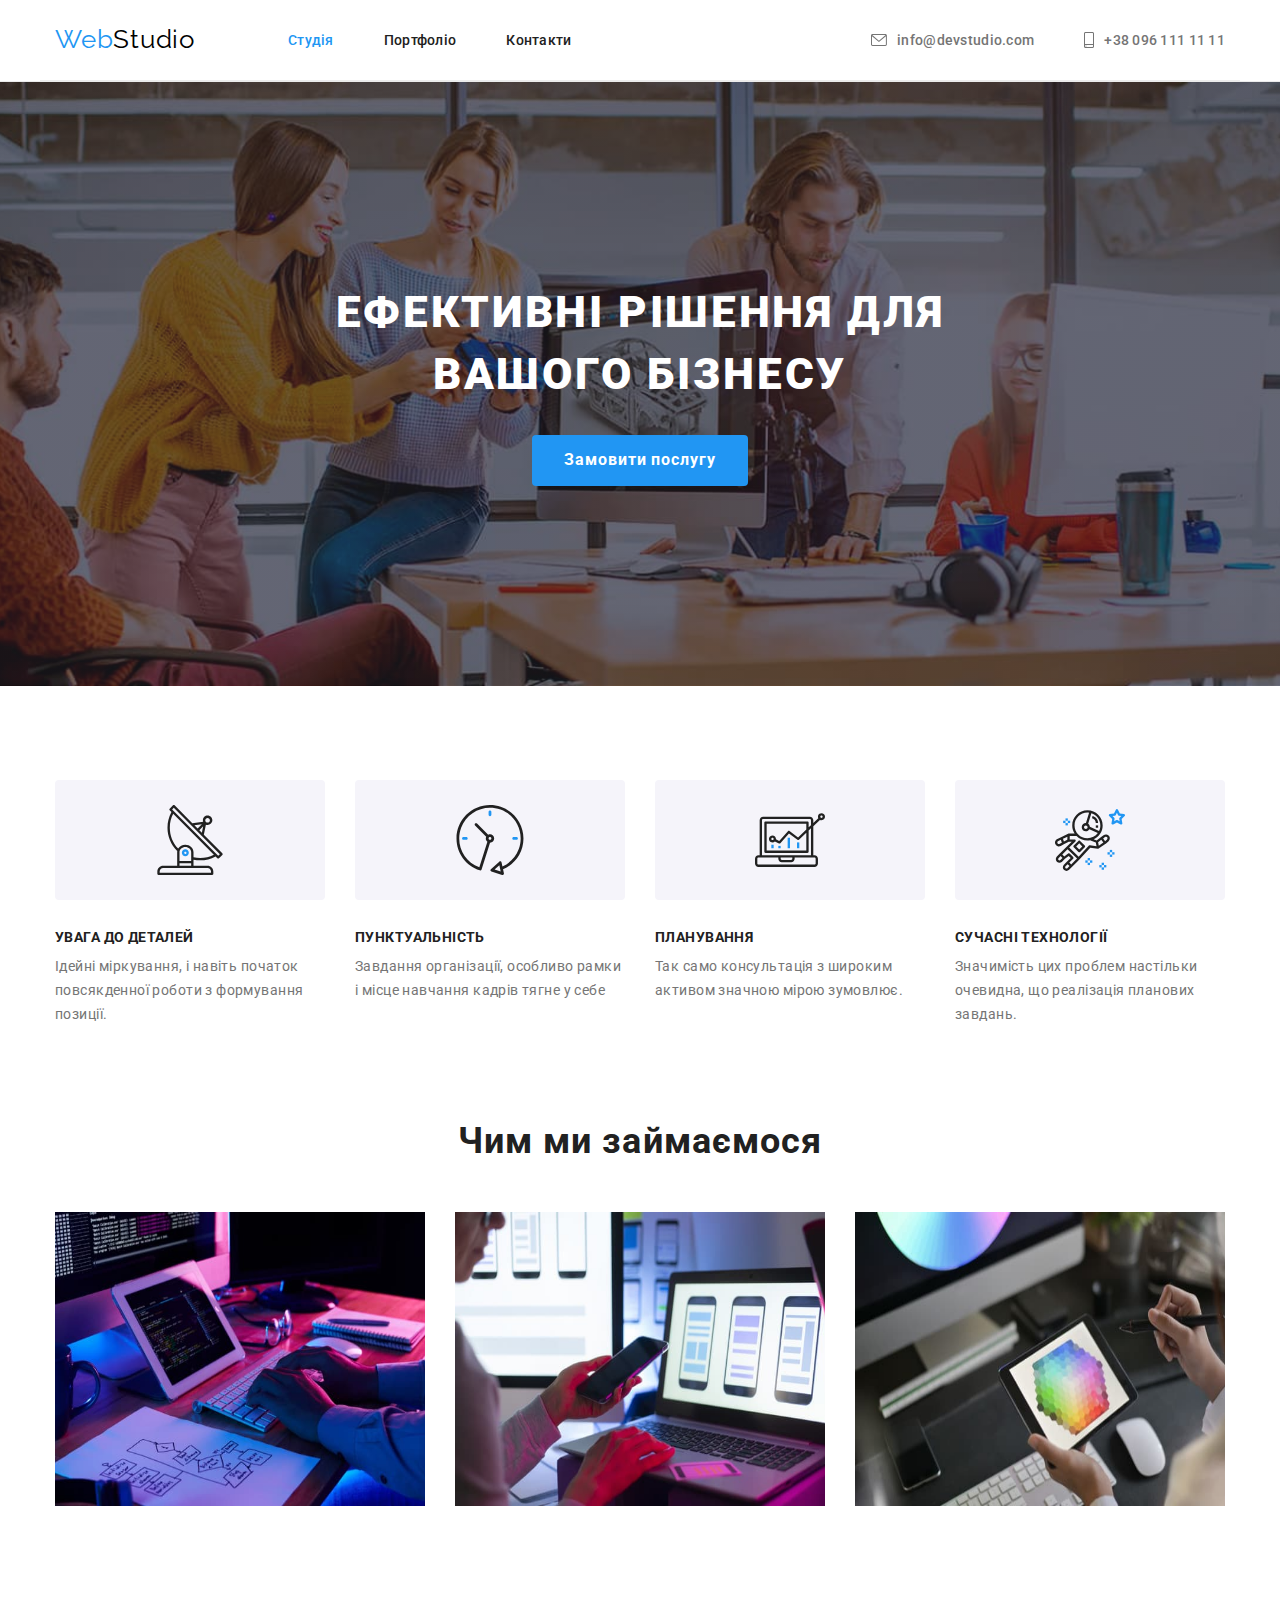
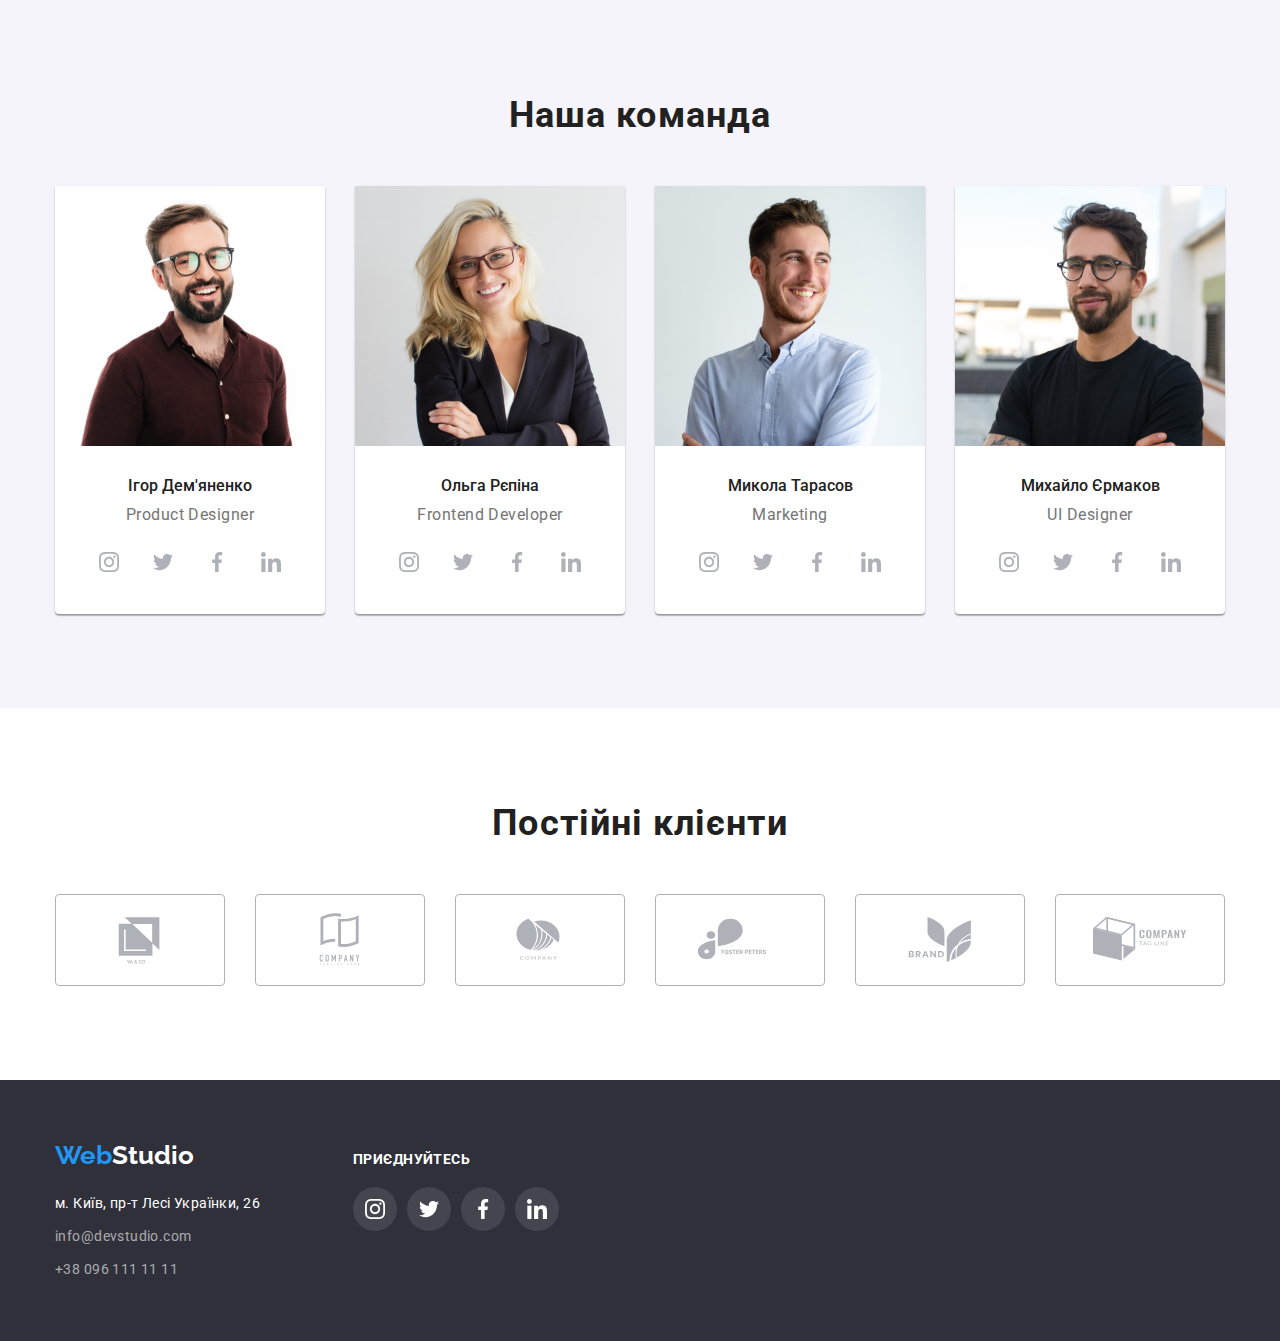
<file: index.html>
<!DOCTYPE html>
<html lang="uk">
  <head>
    <meta charset="UTF-8" />
    <meta http-equiv="X-UA-Compatible" content="IE=edge" />
    <meta name="viewport" content="width=device-width, initial-scale=1.0" />
    <title lang="en">WebStudio</title>
    <link
      href="https://fonts.googleapis.com/css2?family=Raleway:wght@700&family=Roboto:wght@400;500;700;900&display=swap"
      rel="stylesheet"
    />
    <link
      rel="stylesheet"
      href="https://cdnjs.cloudflare.com/ajax/libs/modern-normalize/1.0.0/modern-normalize.min.css"
    />
    <link rel="stylesheet" href="./css/styles.css" />
  </head>
  <body>
    <!-- Хедер -->
    <header class="header-line">
      <div class="container header-container">
        <a href="./index.html" lang="en" class="general-logo link"
          ><span class="accent-logo">Web</span>Studio</a
        >
        <nav class="nav-container">
          <ul class="list-nav list">
            <li class="nav-list-item">
              <a href="./index.html" class="nav-element current link">Студія</a>
            </li>
            <li class="nav-list-item">
              <a href="./portfolio.html" class="nav-element link">Портфоліо</a>
            </li>
            <li class="nav-list-item">
              <a href="" class="nav-element link">Контакти</a>
            </li>
          </ul>
        </nav>
        <ul class="list-contacts contacts-container list">
          <li class="list-contacts-item">
            <a href="mailto:info@devstudio.com" class="contact link">
              <svg class="mail-icon" width="16" height="12">
                <use href="./images/icons/icons.svg#mail"></use>
              </svg>
              info@devstudio.com
            </a>
          </li>
          <li class="list-contacts-item">
            <a href="tel:+38096111111" class="contact link">
              <svg class="smartphone-icon" width="10" height="16">
                <use href="./images/icons/icons.svg#smartphone"></use>
              </svg>
              +38 096 111 11 11
            </a>
          </li>
        </ul>
      </div>
    </header>
    <main>
      <!-- секція:герой -->
      <section class="hero">
        <div class="container">
          <h1 class="hero-title">ЕФЕКТИВНІ РІШЕННЯ ДЛЯ ВАШОГО БІЗНЕСУ</h1>
          <button type="button" class="hero-button">Замовити послугу</button>
        </div>
      </section>
      <!-- секція:перелік переваг компанії -->
      <section class="section">
        <div class="container">
          <h2 class="visually-hidden">Переваги компанії</h2>
          <ul class="list-superiority box-superiority list">
            <li class="superiority-list-item">
              <div class="svg-container">
                <svg class="antenna-icon">
                  <use href="./images/icons/icons.svg#antenna"></use>
                </svg>
              </div>
              <h3 class="superiority-title">УВАГА ДО ДЕТАЛЕЙ</h3>
              <p class="superiority-text">
                Ідейні міркування, і навіть початок повсякденної роботи з формування позиції.
              </p>
            </li>
            <li class="superiority-list-item">
              <div class="svg-container">
                <svg class="clock-icon">
                  <use href="./images/icons/icons.svg#clock"></use>
                </svg>
              </div>
              <h3 class="superiority-title">ПУНКТУАЛЬНІСТЬ</h3>
              <p class="superiority-text">
                Завдання організації, особливо рамки і місце навчання кадрів тягне у себе
              </p>
            </li>
            <li class="superiority-list-item">
              <div class="svg-container">
                <svg class="diagram-icon">
                  <use href="./images/icons/icons.svg#diagram"></use>
                </svg>
              </div>
              <h3 class="superiority-title">ПЛАНУВАННЯ</h3>
              <p class="superiority-text">
                Так само консультація з широким активом значною мірою зумовлює.
              </p>
            </li>
            <li class="superiority-list-item">
              <div class="svg-container">
                <svg class="astronaut-icon">
                  <use href="./images/icons/icons.svg#astronaut"></use>
                </svg>
              </div>
              <h3 class="superiority-title">СУЧАСНІ ТЕХНОЛОГІЇ</h3>
              <p class="superiority-text">
                Значимість цих проблем настільки очевидна, що реалізація планових завдань.
              </p>
            </li>
          </ul>
        </div>
      </section>
      <!-- секція:перелік послуг, які може надати компанія -->
      <section class="section services">
        <div class="container services-container">
          <h2 class="services-title">Чим ми займаємося</h2>
          <ul class="list-services list">
            <li class="list-services-item">
              <img
                src="./images/image1.jpg"
                alt="людина друкує на клавіатурі перед екраном
              компьютера"
                width="370"
                height="294"
              />
            </li>
            <li class="list-services-item">
              <img
                src="./images/image2.jpg"
                alt="людина з телефоном в руці сидить перед ноутбуком"
                width="370"
                height="294"
              />
            </li>
            <li class="list-services-item">
              <img
                src="./images/image3.jpg"
                alt="людина зі стілосом працює з планшетом"
                width="370"
                height="294"
              />
            </li>
          </ul>
        </div>
      </section>
      <!-- секція:перелік працівників компанії -->
      <section class="section team-section">
        <div class="container team-section-container">
          <h2 class="team-main-title">Наша команда</h2>
          <ul class="list-team list">
            <li class="list-team-item">
              <img
                class="team-img"
                src="./images/image4.jpg"
                alt="чоловік тримає ноутбук та посміхається"
                width="270"
                height="260"
              />
              <div class="team-text-container">
                <h3 class="team-secondary-title">Ігор Дем'яненко</h3>
                <p lang="en" class="team-text">Product Designer</p>
                <ul class="list-icons list">
                  <li class="list-icon-item">
                    <a href="" class="icon-link link">
                      <svg class="instagram icon" width="20" height="20">
                        <use href="./images/icons/icons.svg#instagram"></use>
                      </svg>
                    </a>
                  </li>
                  <li class="list-icon-item">
                    <a href="#" class="icon-link link">
                      <svg class="twitter icon" width="20" height="20">
                        <use href="./images/icons/icons.svg#twitter"></use>
                      </svg>
                    </a>
                  </li>
                  <li class="list-icon-item">
                    <a href="" class="icon-link link">
                      <svg class="facebook icon" width="20" height="20">
                        <use href="./images/icons/icons.svg#facebook"></use>
                      </svg>
                    </a>
                  </li>
                  <li class="list-icon-item">
                    <a href="" class="icon-link link">
                      <svg class="linkedin icon" width="20" height="20">
                        <use href="./images/icons/icons.svg#linkedin"></use>
                      </svg>
                    </a>
                  </li>
                </ul>
              </div>
            </li>
            <li class="list-team-item">
              <img
                class="team-img"
                src="./images/image5.jpg"
                alt="жінка в окулярах посміхається"
                width="270"
                height="260"
              />
              <div class="team-text-container">
                <h3 class="team-secondary-title">Ольга Рєпіна</h3>
                <p lang="en" class="team-text">Frontend Developer</p>
                <ul class="list-icons list">
                  <li class="list-icon-item">
                    <a href="" class="icon-link link">
                      <svg class="instagram icon" width="20" height="20">
                        <use href="./images/icons/icons.svg#instagram"></use>
                      </svg>
                    </a>
                  </li>
                  <li class="list-icon-item">
                    <a href="#" class="icon-link link">
                      <svg class="twitter icon" width="20" height="20">
                        <use href="./images/icons/icons.svg#twitter"></use>
                      </svg>
                    </a>
                  </li>
                  <li class="list-icon-item">
                    <a href="" class="icon-link link">
                      <svg class="facebook icon" width="20" height="20">
                        <use href="./images/icons/icons.svg#facebook"></use>
                      </svg>
                    </a>
                  </li>
                  <li class="list-icon-item">
                    <a href="" class="icon-link link">
                      <svg class="linkedin icon" width="20" height="20">
                        <use href="./images/icons/icons.svg#linkedin"></use>
                      </svg>
                    </a>
                  </li>
                </ul>
              </div>
            </li>
            <li class="list-team-item">
              <img
                class="team-img"
                src="./images/image6.jpg"
                alt="чоловік дивиться у бік та посміхається"
                width="270"
                height="260"
              />
              <div class="team-text-container">
                <h3 class="team-secondary-title">Микола Тарасов</h3>
                <p lang="en" class="team-text">Marketing</p>
                <ul class="list-icons list">
                  <li class="list-icon-item">
                    <a href="" class="icon-link link">
                      <svg class="instagram icon" width="20" height="20">
                        <use href="./images/icons/icons.svg#instagram"></use>
                      </svg>
                    </a>
                  </li>
                  <li class="list-icon-item">
                    <a href="#" class="icon-link link">
                      <svg class="twitter icon" width="20" height="20">
                        <use href="./images/icons/icons.svg#twitter"></use>
                      </svg>
                    </a>
                  </li>
                  <li class="list-icon-item">
                    <a href="" class="icon-link link">
                      <svg class="facebook icon" width="20" height="20">
                        <use href="./images/icons/icons.svg#facebook"></use>
                      </svg>
                    </a>
                  </li>
                  <li class="list-icon-item">
                    <a href="" class="icon-link link">
                      <svg class="linkedin icon" width="20" height="20">
                        <use href="./images/icons/icons.svg#linkedin"></use>
                      </svg>
                    </a>
                  </li>
                </ul>
              </div>
            </li>
            <li class="list-team-item">
              <img
                class="team-img"
                src="./images/image7.jpg"
                alt="чоловік в окулярах посміхається"
                width="270"
                height="260"
              />
              <div class="team-text-container">
                <h3 class="team-secondary-title">Михайло Єрмаков</h3>
                <p lang="en" class="team-text">UI Designer</p>
                <ul class="list-icons list">
                  <li class="list-icon-item">
                    <a href="" class="icon-link link">
                      <svg class="instagram icon" width="20" height="20">
                        <use href="./images/icons/icons.svg#instagram"></use>
                      </svg>
                    </a>
                  </li>
                  <li class="list-icon-item">
                    <a href="#" class="icon-link link">
                      <svg class="twitter icon" width="20" height="20">
                        <use href="./images/icons/icons.svg#twitter"></use>
                      </svg>
                    </a>
                  </li>
                  <li class="list-icon-item">
                    <a href="" class="icon-link link">
                      <svg class="facebook icon" width="20" height="20">
                        <use href="./images/icons/icons.svg#facebook"></use>
                      </svg>
                    </a>
                  </li>
                  <li class="list-icon-item">
                    <a href="" class="icon-link link">
                      <svg class="linkedin icon" width="20" height="20">
                        <use href="./images/icons/icons.svg#linkedin"></use>
                      </svg>
                    </a>
                  </li>
                </ul>
              </div>
            </li>
          </ul>
        </div>
      </section>
      <!-- Секція: Постійні клієнти -->
      <section class="section">
        <div class="container">
          <h2 class="customers-title">Постійні клієнти</h2>
          <ul class="list customer-list">
            <li class="customer-item">
              <a class="link customer-link" href="">
                <svg class="customer-icon">
                  <use href="./images/icons/icons.svg#logo-one"></use>
                </svg>
              </a>
            </li>
            <li class="customer-item">
              <a class="link customer-link" href="">
                <svg class="customer-icon">
                  <use href="./images/icons/icons.svg#logo-two"></use>
                </svg>
              </a>
            </li>
            <li class="customer-item">
              <a class="link customer-link" href="">
                <svg class="customer-icon">
                  <use href="./images/icons/icons.svg#logo-three"></use>
                </svg>
              </a>
            </li>
            <li class="customer-item">
              <a class="link customer-link" href=""
                ><svg class="customer-icon">
                  <use href="./images/icons/icons.svg#logo-four"></use>
                </svg>
              </a>
            </li>
            <li class="customer-item">
              <a class="link customer-link" href="">
                <svg class="customer-icon">
                  <use href="./images/icons/icons.svg#logo-five"></use>
                </svg>
              </a>
            </li>
            <li class="customer-item">
              <a class="link customer-link" href=""
                ><svg class="customer-icon">
                  <use href="./images/icons/icons.svg#logo-six"></use>
                </svg>
              </a>
            </li>
          </ul>
        </div>
      </section>
    </main>
    <!-- підвал -->
    <footer class="footer">
      <div class="footer-container container">
        <div class="adress-container">
          <a href="./index.html" lang="en" class="footer-logo link"
            ><span class="accent-logo">Web</span>Studio</a
          >
          <address class="footer-address">
            <ul class="list-footer list">
              <li class="list-footer-item">
                <a
                  href="https://www.google.com/maps/place/%D0%B1%D1%83%D0%BB%D1%8C%D0%B2%D0%B0%D1%80+%D0%9B%D0%B5%D1%81%D1%96+%D0%A3%D0%BA%D1%80%D0%B0%D1%97%D0%BD%D0%BA%D0%B8,+26,+%D0%9A%D0%B8%D1%97%D0%B2,+02000/@50.4265807,30.5361971,17z/data=!3m1!4b1!4m5!3m4!1s0x40d4cf0e033ecbe9:0x57a4dffefec77da0!8m2!3d50.4265807!4d30.5383858"
                  target="_blank"
                  rel="noopener noreferrer"
                  class="contact-footer location link"
                  >м. Київ, пр-т Лесі Українки, 26</a
                >
              </li>
              <li class="list-footer-item">
                <a href="mailto:info@devstudio.com" class="contact-footer link"
                  >info@devstudio.com</a
                >
              </li>
              <li class="list-footer-item">
                <a href="tel:+380961111111" class="contact-footer link">+38 096 111 11 11</a>
              </li>
            </ul>
          </address>
        </div>
        <div class="join-container">
          <h2 class="join-title">приєднуйтесь</h2>
          <ul class="join-list list">
            <li class="join-icon-item">
              <a href="" class="join-link link">
                <svg class="join-icon" width="20" height="20">
                  <use href="./images/icons/icons.svg#instagram"></use>
                </svg>
              </a>
            </li>
            <li class="join-icon-item">
              <a href="#" class="join-link link">
                <svg class="join-icon" width="20" height="20">
                  <use href="./images/icons/icons.svg#twitter"></use>
                </svg>
              </a>
            </li>
            <li class="join-icon-item">
              <a href="" class="join-link link">
                <svg class="join-icon" width="20" height="20">
                  <use href="./images/icons/icons.svg#facebook"></use>
                </svg>
              </a>
            </li>
            <li class="join-icon-item">
              <a href="" class="join-link link">
                <svg class="join-icon" width="20" height="20">
                  <use href="./images/icons/icons.svg#linkedin"></use>
                </svg>
              </a>
            </li>
          </ul>
        </div>
      </div>
    </footer>
  </body>
</html>
</file>
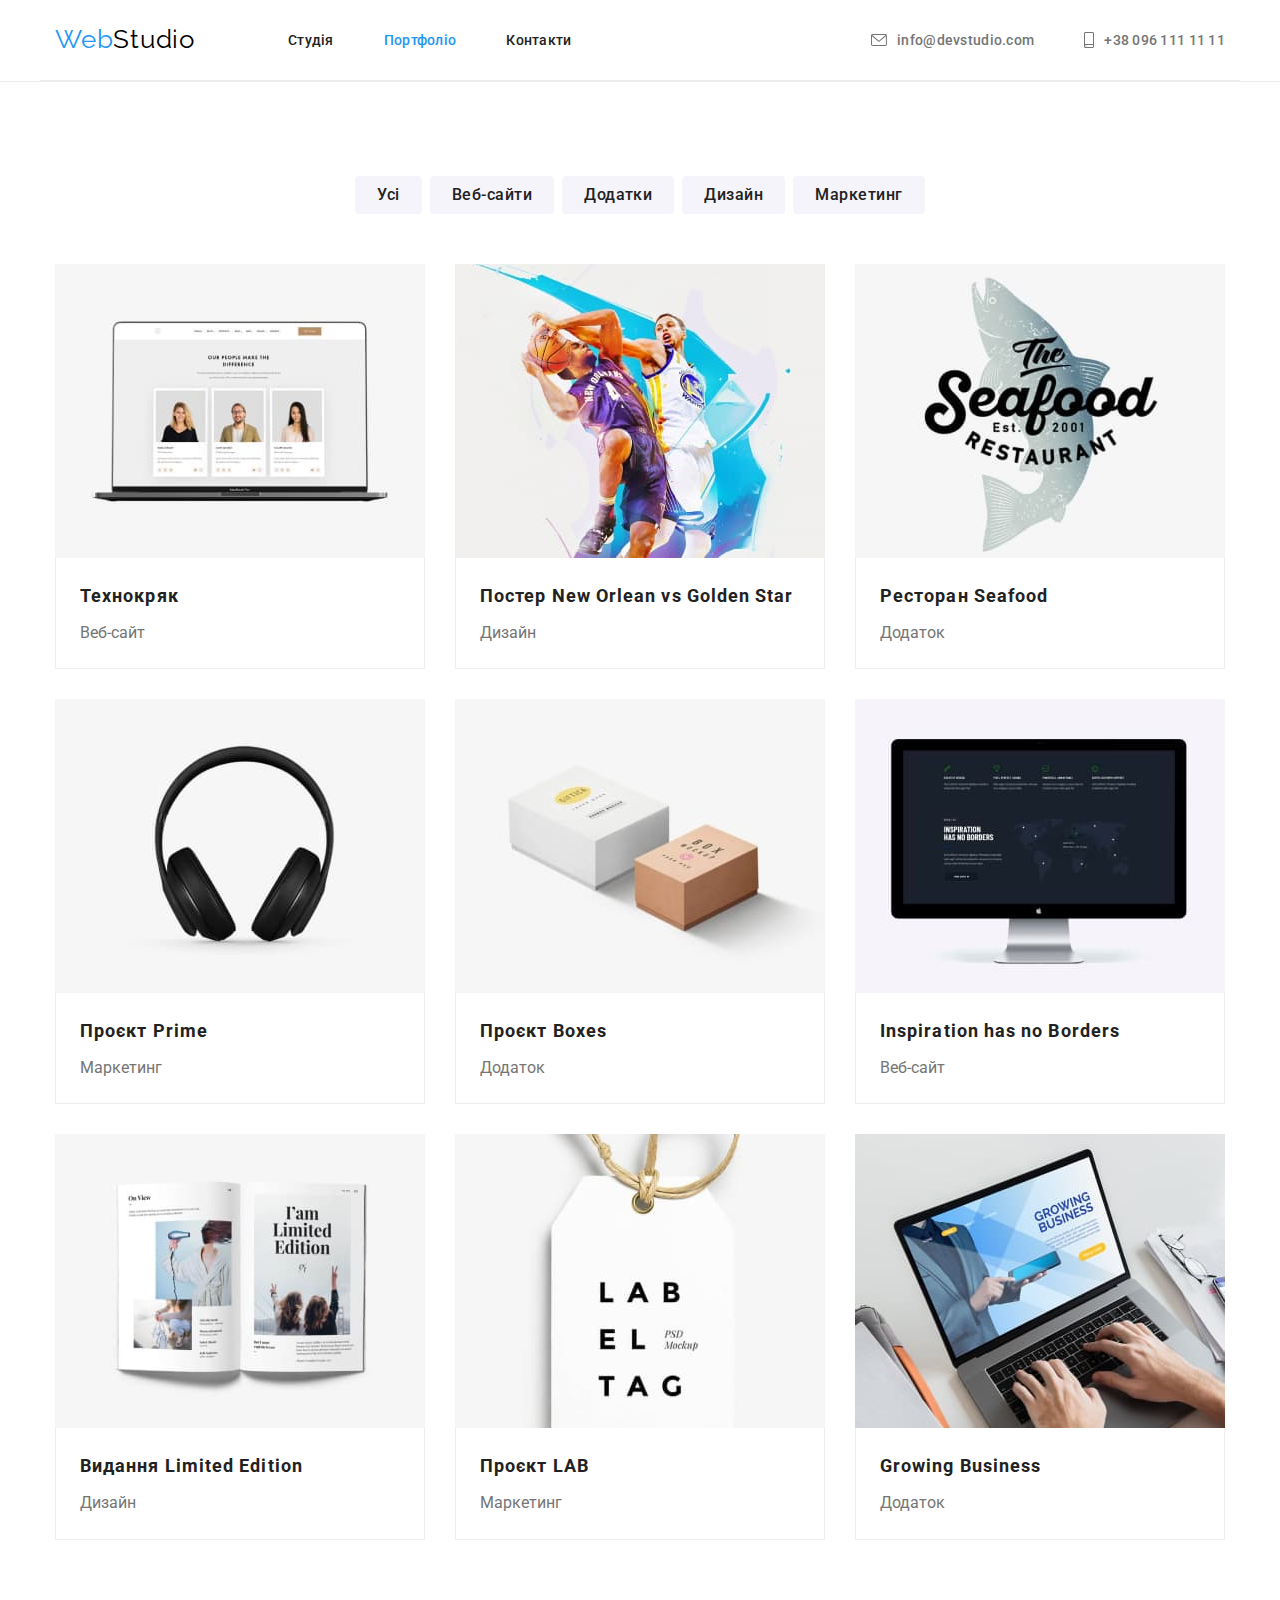
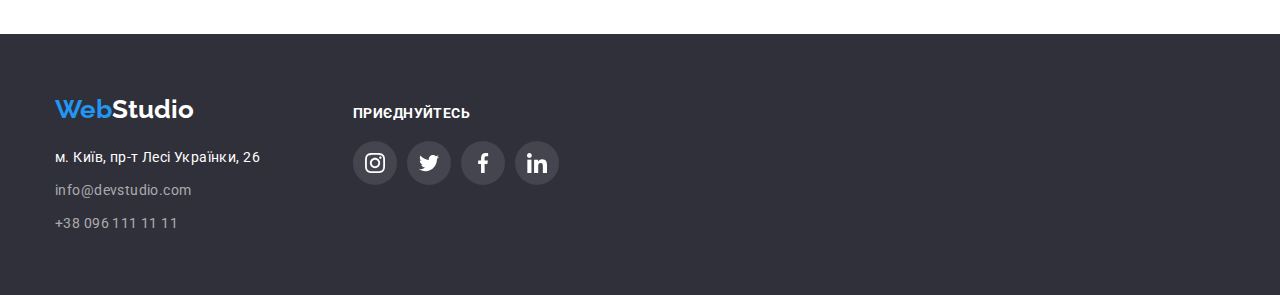
<file: portfolio.html>
<!DOCTYPE html>
<html lang="uk">
  <head>
    <meta charset="UTF-8" />
    <meta http-equiv="X-UA-Compatible" content="IE=edge" />
    <meta name="viewport" content="width=device-width, initial-scale=1.0" />
    <title>Portfolio</title>
    <link
      href="https://fonts.googleapis.com/css2?family=Raleway:wght@700&family=Roboto:wght@400;500;700;900&display=swap"
      rel="stylesheet"
    />
    <link
      rel="stylesheet"
      href="https://cdnjs.cloudflare.com/ajax/libs/modern-normalize/1.0.0/modern-normalize.min.css"
    />
    <link rel="stylesheet" href="./css/styles.css" />
  </head>
  <body>
    <!-- Хедер -->
    <header class="header-line">
      <div class="container header-container">
        <a href="./index.html" lang="en" class="general-logo link"
          ><span class="accent-logo">Web</span>Studio</a
        >
        <nav class="nav-container">
          <ul class="list-nav list">
            <li class="nav-list-item">
              <a href="./index.html" class="nav-element link">Студія</a>
            </li>
            <li class="nav-list-item">
              <a href="./portfolio.html" class="nav-element current link">Портфоліо</a>
            </li>
            <li class="nav-list-item">
              <a href="" class="nav-element link">Контакти</a>
            </li>
          </ul>
        </nav>
        <ul class="list-contacts contacts-container list">
          <li class="list-contacts-item">
            <a href="mailto:info@devstudio.com" class="contact link">
              <svg class="mail-icon" width="16" height="12">
                <use href="./images/icons/icons.svg#mail"></use>
              </svg>
              info@devstudio.com
            </a>
          </li>
          <li class="list-contacts-item">
            <a href="tel:+38096111111" class="contact link">
              <svg class="smartphone-icon" width="10" height="16">
                <use href="./images/icons/icons.svg#smartphone"></use>
              </svg>
              +38 096 111 11 11
            </a>
          </li>
        </ul>
      </div>
    </header>
    <main>
      <!-- секція:головна сторінка -->
      <section class="section main-portfolio">
        <div class="container">
          <h1 class="visually-hidden">Портфоліо</h1>
          <ul class="list-filter list">
            <li>
              <button type="button" class="filter-button">Усі</button>
            </li>
            <li>
              <button type="button" class="filter-button">Веб-сайти</button>
            </li>
            <li>
              <button type="button" class="filter-button">Додатки</button>
            </li>
            <li>
              <button type="button" class="filter-button">Дизайн</button>
            </li>
            <li>
              <button type="button" class="filter-button">Маркетинг</button>
            </li>
          </ul>
          <ul class="list-projects list">
            <li class="project-item">
              <a class="projects-link link" href="">
                <img
                  class="img-projects"
                  src="./images/portfolio1.jpg"
                  alt="відкритий ноутбук"
                  width="370"
                />
                <div class="projects-text-container">
                  <h2 class="projects-subtitle">Технокряк</h2>
                  <p class="projects-text">Веб-сайт</p>
                </div>
              </a>
            </li>
            <li class="project-item">
              <a class="projects-link link" href="">
                <img
                  class="img-projects"
                  src="./images/portfolio2.jpg"
                  alt="двоє людей грають у баскетбол"
                  width="370"
                />
                <div class="projects-text-container">
                  <h2 class="projects-subtitle">
                    Постер <span lang="en">New Orlean vs Golden Star</span>
                  </h2>
                  <p class="projects-text">Дизайн</p>
                </div>
              </a>
            </li>
            <li class="project-item">
              <a class="projects-link link" href="">
                <img
                  class="img-projects"
                  src="./images/portfolio3.jpg"
                  alt="логотип ресторану"
                  width="370"
                />
                <div class="projects-text-container">
                  <h2 class="projects-subtitle">Ресторан <span lang="en">Seafood</span></h2>
                  <p class="projects-text">Додаток</p>
                </div>
              </a>
            </li>
            <li class="project-item">
              <a class="projects-link link" href="">
                <img
                  class="img-projects"
                  src="./images/portfolio4.jpg"
                  alt="навушники"
                  width="370"
                />
                <div class="projects-text-container">
                  <h2 class="projects-subtitle">Проєкт <span lang="en">Prime</span></h2>
                  <p class="projects-text">Маркетинг</p>
                </div>
              </a>
            </li>
            <li class="project-item">
              <a class="projects-link link" href="">
                <img
                  class="img-projects"
                  src="./images/portfolio5.jpg"
                  alt="картонні коробки"
                  width="370"
                />
                <div class="projects-text-container">
                  <h2 class="projects-subtitle">Проєкт <span lang="en">Boxes</span></h2>
                  <p class="projects-text">Додаток</p>
                </div>
              </a>
            </li>
            <li class="project-item">
              <a class="projects-link link" href="">
                <img
                  class="img-projects"
                  src="./images/portfolio6.jpg"
                  alt="моноблок компьютора"
                  width="370"
                />
                <div class="projects-text-container">
                  <h2 lang="en" class="projects-subtitle">Inspiration has no Borders</h2>
                  <p class="projects-text">Веб-сайт</p>
                </div>
              </a>
            </li>
            <li class="project-item">
              <a class="projects-link link" href="">
                <img
                  class="img-projects"
                  src="./images/portfolio7.jpg"
                  alt="розкрита книга"
                  width="370"
                />
                <div class="projects-text-container">
                  <h2 class="projects-subtitle">Видання <span lang="en">Limited Edition</span></h2>
                  <p class="projects-text">Дизайн</p>
                </div>
              </a>
            </li>
            <li class="project-item">
              <a class="projects-link link" href="">
                <img
                  class="img-projects"
                  src="./images/portfolio8.jpg"
                  alt="товариний знак"
                  width="370"
                />
                <div class="projects-text-container">
                  <h2 class="projects-subtitle">Проєкт <span lang="en">LAB</span></h2>
                  <p class="projects-text">Маркетинг</p>
                </div>
              </a>
            </li>
            <li class="project-item">
              <a class="projects-link link" href="">
                <img
                  class="img-projects"
                  src="./images/portfolio9.jpg"
                  alt="руки людини на клавіатурі ноутбука"
                  width="370"
                />
                <div class="projects-text-container">
                  <h2 lang="en" class="projects-subtitle">Growing Business</h2>
                  <p class="projects-text">Додаток</p>
                </div>
              </a>
            </li>
          </ul>
        </div>
      </section>
    </main>
    <!-- підвал -->
    <footer class="footer">
      <div class="footer-container container">
        <div class="adress-container">
          <a href="./index.html" lang="en" class="footer-logo link"
            ><span class="accent-logo">Web</span>Studio</a
          >
          <address class="footer-address">
            <ul class="list-footer list">
              <li class="list-footer-item">
                <a
                  href="https://www.google.com/maps/place/%D0%B1%D1%83%D0%BB%D1%8C%D0%B2%D0%B0%D1%80+%D0%9B%D0%B5%D1%81%D1%96+%D0%A3%D0%BA%D1%80%D0%B0%D1%97%D0%BD%D0%BA%D0%B8,+26,+%D0%9A%D0%B8%D1%97%D0%B2,+02000/@50.4265807,30.5361971,17z/data=!3m1!4b1!4m5!3m4!1s0x40d4cf0e033ecbe9:0x57a4dffefec77da0!8m2!3d50.4265807!4d30.5383858"
                  target="_blank"
                  rel="noopener noreferrer"
                  class="contact-footer location link"
                  >м. Київ, пр-т Лесі Українки, 26</a
                >
              </li>
              <li class="list-footer-item">
                <a href="mailto:info@devstudio.com" class="contact-footer link"
                  >info@devstudio.com</a
                >
              </li>
              <li class="list-footer-item">
                <a href="tel:+380961111111" class="contact-footer link">+38 096 111 11 11</a>
              </li>
            </ul>
          </address>
        </div>
        <div class="join-container">
          <h2 class="join-title">приєднуйтесь</h2>
          <ul class="join-list list">
            <li class="join-icon-item">
              <a href="" class="join-link link">
                <svg class="join-icon" width="20" height="20">
                  <use href="./images/icons/icons.svg#instagram"></use>
                </svg>
              </a>
            </li>
            <li class="join-icon-item">
              <a href="#" class="join-link link">
                <svg class="join-icon" width="20" height="20">
                  <use href="./images/icons/icons.svg#twitter"></use>
                </svg>
              </a>
            </li>
            <li class="join-icon-item">
              <a href="" class="join-link link">
                <svg class="join-icon" width="20" height="20">
                  <use href="./images/icons/icons.svg#facebook"></use>
                </svg>
              </a>
            </li>
            <li class="join-icon-item">
              <a href="" class="join-link link">
                <svg class="join-icon" width="20" height="20">
                  <use href="./images/icons/icons.svg#linkedin"></use>
                </svg>
              </a>
            </li>
          </ul>
        </div>
      </div>
    </footer>
  </body>
</html>
</file>
<file: css/styles.css>
/* основна палітра*/
:root {
    --bcg-main: #FFFFFF;
    --bcg-secondary: #2F303A;
    --bcg-third: #F5F4FA;
    --border-projects: #EEEEEE;
    --title: #212121;
    --text: #757575;
    --accent-color: #2196F3;
    --text-secondary: #F5F4FA;
    --logo-main: #000000;
    --bcg-hero: #C4C4C4;
    --icons-main: #AFB1B8;
    --customer-color: #AFB1B8;
}
/* Загальні зміни */ 

body {
    background-color: var(--bcg-main);
    color: var(--text);
    font-family: Roboto, sans-serif;
   
}
h1,h2,h3,h4,p,ul {
    margin: 0;
    padding: 0;
}
img {
    display: block;
}
.container {
    width: 1200px;
    margin-left: auto;
    margin-right: auto;
    padding: 0px 15px;
}
.link{
    text-decoration: none;
}
.visually-hidden {
    position: absolute;
    width: 1px;
    height: 1px;
    margin: -1px;
    border: 0;
    padding: 0;

    white-space: nowrap;
    clip-path: inset(100%);
    clip: rect(0 0 0 0);
    overflow: hidden;
}
.section{
    padding-top: 94px;
    padding-bottom: 94px;
}
.list{
    list-style: none;
    
}
/* Хедер */
.header-line {
border-bottom: 1px solid #ECECEC;

}

.header-container {
    display: flex;
    align-items: center;
    border-bottom: 1px solid #ECECEC;
}

.nav-container{
    margin-right: auto;
}

.accent-logo {
    color: var(--accent-color);
}
.general-logo {
    color: var(--logo-main);
    font-family: Raleway, sans-serif;
    font-size: 26px;
    line-height: calc(31/26);
    letter-spacing: 0.03em; 
    margin-right: 93px;
    padding-top: 24px;
    padding-bottom: 25px;
}

.nav-element{
    display: block;
    color: var(--title);
    font-weight: 500;
    font-size: 14px;
    line-height: calc(16/14);
    letter-spacing: 0.02em;
    padding-bottom: 32px;
    padding-top: 32px;
    
}

.nav-element:hover,
.nav-element:focus {
    color: var(--accent-color);
}
.nav-element.current{
    color: var(--accent-color);
}

.nav-list-item:not(:last-child){
    margin-right: 50px;
}

.contact {
    display: flex;
    color: var(--text);
    font-weight: 500;
    font-size: 14px;
    line-height: calc(16/14);
    letter-spacing: 0.02em;
    gap: 10px;
    align-items: center;
    padding-bottom: 32px;
    padding-top: 32px;
}
.contact:hover,
.contact:focus {
color: var(--accent-color);
}

.mail-icon {
fill: currentColor;

}

.smartphone-icon {
fill: currentColor;

}

.list-nav {
    display: flex;
}

.contacts-container {
    display: flex;
    align-items: center;
}

.list-contacts-item:not(:last-child) {
    margin-right: 50px;
}

/* Герой */
.hero {
    background-color:var(--bcg-hero);
    max-width: 1600px;
    margin: auto;
    padding-bottom: 200px;
    padding-top: 200px;
    text-align: center;
    background-image:  linear-gradient(rgba(47, 48, 58, 0.4), rgba(47, 48, 58, 0.4)),
    url(../images/bcg_Img.jpg);
    background-size: cover;
    background-position: center;
    
}
.hero-title {
    color: var(--bcg-main);
    font-weight: 900;
    font-size: 44px;
    line-height: 1.4;
    letter-spacing: 0.06em;
    margin-bottom: 30px;
    width: 696px;
    margin-right: auto;
    margin-left: auto; 
}

.hero-button {
    background-color: var(--accent-color);
    color: var(--bcg-main);
    font-weight: 700;
    line-height: 1.9;
    letter-spacing: 0.06em;
    border: none;
    cursor: pointer;
    border-radius: 4px;
    padding: 10px 32px;
}
.hero-button:hover,
.hero-button:focus{
    background-color: #188CE8;
}
/* секція перелік переваг компанії */

.superiority-title {
    color: var(--title);
    font-size: 14px;
    line-height: 1.1;
    letter-spacing: 0.03em;
    margin-bottom: 10px;
}

.superiority-text {
    font-size: 14px;
    line-height: 1.7;
    letter-spacing: 0.03em;
}

.list-superiority {
    display: flex;
}

.superiority-list-item {
    width: 270px;
}

.superiority-list-item:not(:last-child) {
    margin-right: 30px;
}

.svg-container {
    display: flex;
    justify-content: center;
    align-items: center;
    height: 120px;
    margin-bottom: 30px;
    background-color: var(--bcg-third);
    border-radius: 4px;
}
/* секція:перелік послуг,які може надати компаніяї*/
.section.services {
    padding-top: 0px;
}
.services-title {
    color: var(--title);
    font-size: 36px;
    line-height: calc(42/36);
    letter-spacing: 0.03em;
    text-align: center;
    margin-bottom: 50px;
}
.list-services {
    display: flex;
}

.list-services-item:not(:last-child) {
margin-right: 30px;
}


.antenna-icon {
width: 70px;
height: 70px;
}

.clock-icon{
width: 70px;
height: 70px;
}
.diagram-icon {
width: 70px;
height: 70px;
}
.astronaut-icon {
width: 70px;
height: 70px;
}


/* секція:перелік працівників компанії */
.team-section {
    background-color: var(--bcg-third);
    padding-bottom: 94px;
}

.team-main-title {
    color: var(--title);
    font-size: 36px;
    line-height: calc(42/36);
    letter-spacing: 0.03em;
    text-align: center;
    margin-bottom: 50px;
    
}
.team-secondary-title {
    color: var(--title);
    font-weight: 500;
    font-size: 16px;
    line-height: calc(19/16);
    margin-bottom: 10px;
}
.team-text {
    line-height: calc(19/16);
    letter-spacing: 0.03em;
    margin-bottom: 16px;
    
}
.list-team {
    background-color: var(--bcg-third);
    display: flex;
    text-align: center;
}
.list-team-item:not(:last-child) {
margin-right: 30px;
}
.list-team-item {
background-color: var(--bcg-main);
width: 270px;
border-radius: 0px 0px 4px 4px;
box-shadow: 0px 1px 3px rgba(0, 0, 0, 0.12), 0px 1px 1px rgba(0, 0, 0, 0.14), 0px 2px 1px rgba(0, 0, 0, 0.2);
}
.team-text-container {
    margin-top: 30px;
    margin-bottom: 30px;
}

.list-icons{
    display: flex;
    gap: 10px;
    justify-content: center;
}

.icon{
    fill: var(--icons-main);
}


.icon-link {
    display: flex;
    width: 44px;
    height: 44px;
    align-items: center;
    justify-content: center;
    border-radius: 50%;
}
.icon-link:hover,
.icon-link:focus {
    background-color: var(--accent-color);
    
}
.icon-link:hover .icon,
.icon-link:focus .icon {
    fill: var(--bcg-main);
}

/* Секція: постійні клієнти */
.customers-title {
    font-size: 36px;
    line-height: calc(42/36);
    text-align: center;
    letter-spacing: 0.03em;
    color: var(--title);
    margin-bottom: 50px;
}

.customer-list {
    display: flex;
    justify-content: center;
    gap: 30px;

}

.customer-item {
    width: 170px;
    height: 92px;
    cursor: pointer;
    transition-property: border-color, cursor;
    transition-timing-function: var(--bezier);
    transition-duration: 250ms;
}

.customer-link {
    display: flex;
    align-items: center;
    justify-content: center;
    border: 1px solid var(--customer-color);
    border-radius: 4px;
    width: 100%;
    height: 100%;
    outline: none;
}
.customer-link:hover,
.customer-link:focus {
border-color: var(--accent-color);

}

.customer-icon {
    width: 106px;
    height: 60px;
    fill: var(--customer-color);
    transition-property: fill;
    transition-timing-function: var(--bezier);
    transition-duration: 250ms;
}

.customer-link:hover .customer-icon,
.customer-link:focus .customer-icon {
    fill: var(--accent-color);
    
}

/* підвал */
.footer {
    background-color: var(--bcg-secondary);
    padding-top: 60px;
    padding-bottom: 60px;
}
.footer-logo {
    display: inline-block;
    color: var(--bcg-main);
    font-family: Raleway, sans-serif;
    font-weight: 700;
    font-size: 26px;
    line-height: calc(31/26);
    margin-bottom: 20px;
}

.contact-footer.location {
    color: var(--bcg-main);
}


.contact-footer {
    color: rgba(255, 255, 255, 0.6);
    font-size: 14px;
    line-height: calc(24/14);
    letter-spacing: 0.03em;
    
}

.contact-footer:hover,
.contact-footer:focus {
    color: var(--accent-color);
}

.list-footer-item:not(:last-child) {
    margin-bottom: 9px;
}
.footer-address{
    font-style: normal;
}

.footer-container {
    display: flex;
    align-items: baseline;
}

.adress-container{
    margin-right: 93px;
}

.join-list{
    display: flex;
    gap: 10px;
}
.join-icon-item{
    width: 44px;
    height: 44px;
}
.join-link{
    display: flex;
    align-items: center;
    justify-content: center;
    width: 100%;
    height: 100%;
    border-radius: 50%;
    background-color: rgba(255, 255, 255, 0.1);
}
.join-link:hover,
.join-link:focus{
    background-color: var(--accent-color);
}
.join-title{
    font-size: 14px;
    line-height: calc(16/14);
    letter-spacing: 0.03em;
    text-transform: uppercase;
    color: var(--bcg-main);
    margin-bottom: 20px;
}
.join-icon {
    fill: var(--bcg-main);
}

/* -------------Портфоліо------------ */
/* секція:головна сторінка */

.list-filter {
    display: flex;
    justify-content: center;
    gap: 8px;
    margin-bottom: 50px;  
}

.filter-button {
    font-weight: 500;
    line-height: 1.6;
    letter-spacing: 0.03em;
    color: var(--title);
    background-color: var(--bcg-third);
    border: none;
    cursor: pointer;
    border-radius: 4px;
    padding: 6px 22px;

}
.filter-button:hover,
.filter-button:focus {
    background-color: var(--accent-color);
    color: var(--bcg-main);
    box-shadow: 0px 3px 1px rgba(0, 0, 0, 0.1), 0px 1px 2px rgba(0, 0, 0, 0.08), 0px 2px 2px rgba(0, 0, 0, 0.12);
}

.list-projects {
    display: flex;
    flex-wrap: wrap;
    gap: 30px;
    
}
.projects-subtitle {
    color: var(--title);
    font-size: 18px;
    line-height: 2;
    letter-spacing: 0.06em;
    margin-bottom: 4px;
}
.projects-text {
    font-size: 16px;
    line-height: 1.9;
    
}
.project-item {
    width: calc((100% - 2 * 30px) / 3);
    
}

.projects-text-container {
    padding: 20px 24px;
    border: 1px solid var(--border-projects);
    border-top: none;
}
.projects-link {
    display: block;
    color: var(--text);
    outline: none;
}

.projects-link:focus,
.projects-link:hover {
    box-shadow: 0px 1px 1px rgba(0, 0, 0, 0.12), 0px 4px 4px rgba(0, 0, 0, 0.06), 1px 4px 6px rgba(0, 0, 0, 0.16);
}
</file>
